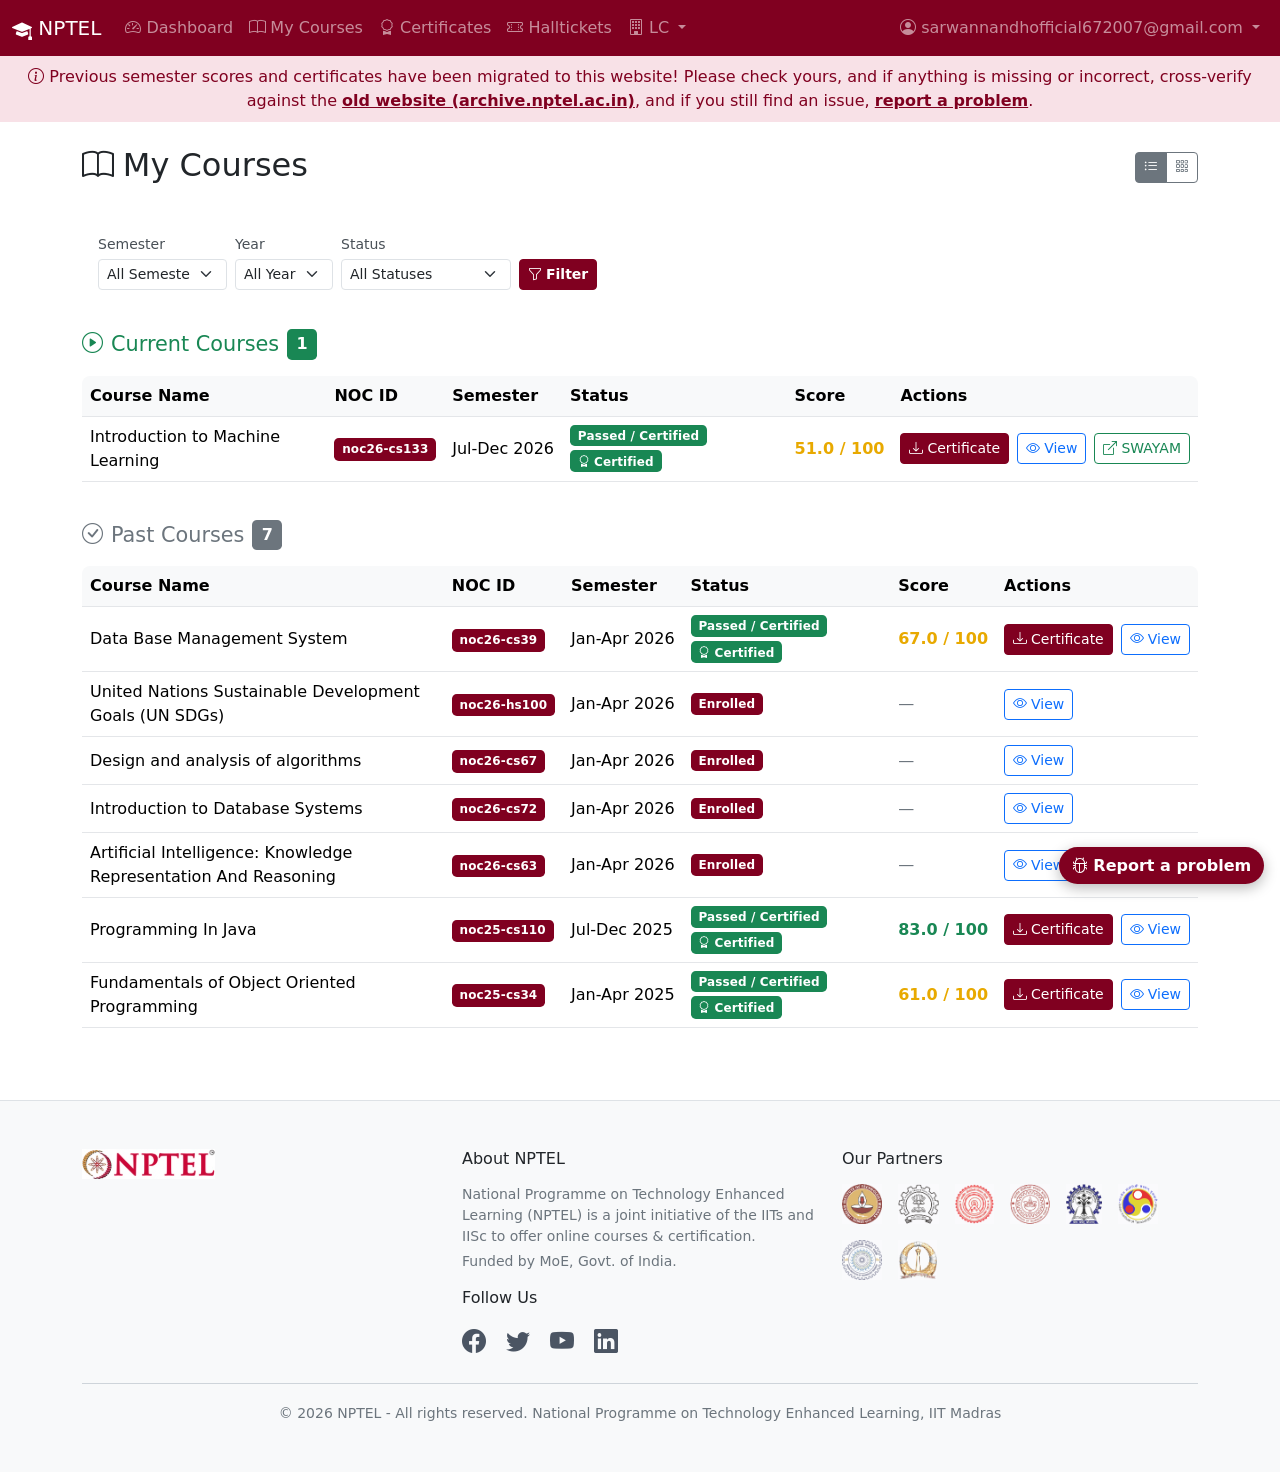
<file: index.html>
<!doctype html>
<html lang="en">
<head>
  <meta charset="utf-8">
  <meta name="viewport" content="width=device-width, initial-scale=1">
  <title>My Courses | NPTEL</title>
  <link rel="stylesheet" href="assets/vendor/bootstrap.min.css">
  <link rel="stylesheet" href="assets/vendor/bootstrap-icons.min.css">
  <link rel="stylesheet" href="assets/css/style.css">
</head>
<body class="d-flex flex-column min-vh-100">

  <script src="assets/js/layout.js" data-part="header"></script>

  <main class="flex-grow-1 pb-5">
    <div class="container pt-4">

      <!-- Title + view toggle -->
      <div class="d-flex justify-content-between align-items-center">
        <h1 class="page-title"><i class="bi bi-book"></i> My Courses</h1>
        <div class="btn-group view-toggle" role="group" aria-label="Course view">
          <button type="button" class="btn btn-sm btn-outline-secondary active" id="viewList" aria-label="List view" title="List view"><i class="bi bi-list-ul"></i></button>
          <button type="button" class="btn btn-sm btn-outline-secondary" id="viewGrid" aria-label="Grid view" title="Grid view"><i class="bi bi-grid-3x3-gap"></i></button>
        </div>
      </div>

      <!-- Filters -->
      <form class="filter-bar d-flex flex-wrap align-items-end gap-2" id="filterForm" style="margin-top:3.1rem">
        <div>
          <label for="fSemester" class="form-label d-block">Semester</label>
          <select class="form-select form-select-sm" id="fSemester" style="width:129px">
            <option value="all">All Semesters</option>
          </select>
        </div>
        <div>
          <label for="fYear" class="form-label d-block">Year</label>
          <select class="form-select form-select-sm" id="fYear" style="width:98px">
            <option value="all">All Years</option>
          </select>
        </div>
        <div>
          <label for="fStatus" class="form-label d-block">Status</label>
          <select class="form-select form-select-sm" id="fStatus" style="width:170px">
            <option value="all">All Statuses</option>
          </select>
        </div>
        <button type="submit" class="btn btn-sm btn-nptel fw-semibold"><i class="bi bi-funnel me-1"></i>Filter</button>
      </form>

      <!-- Current courses -->
      <section style="margin-top:2.45rem">
        <h2 class="section-title section-current mb-3">
          <i class="bi bi-play-circle"></i> Current Courses
          <span class="badge bg-success count" id="currentCount">0</span>
        </h2>
        <div id="currentList"></div>
      </section>

      <!-- Past courses -->
      <section style="margin-top:2.4rem">
        <h2 class="section-title section-past mb-3">
          <i class="bi bi-check-circle"></i> Past Courses
          <span class="badge bg-secondary count" id="pastCount">0</span>
        </h2>
        <div id="pastList"></div>
      </section>

    </div>
  </main>

  <script src="assets/js/layout.js" data-part="footer"></script>
  <script src="assets/js/layout.js" data-part="report"></script>

  <script src="assets/vendor/bootstrap.bundle.min.js"></script>
  <script src="assets/js/data.js"></script>
  <script src="assets/js/courses.js"></script>
</body>
</html>
</file>
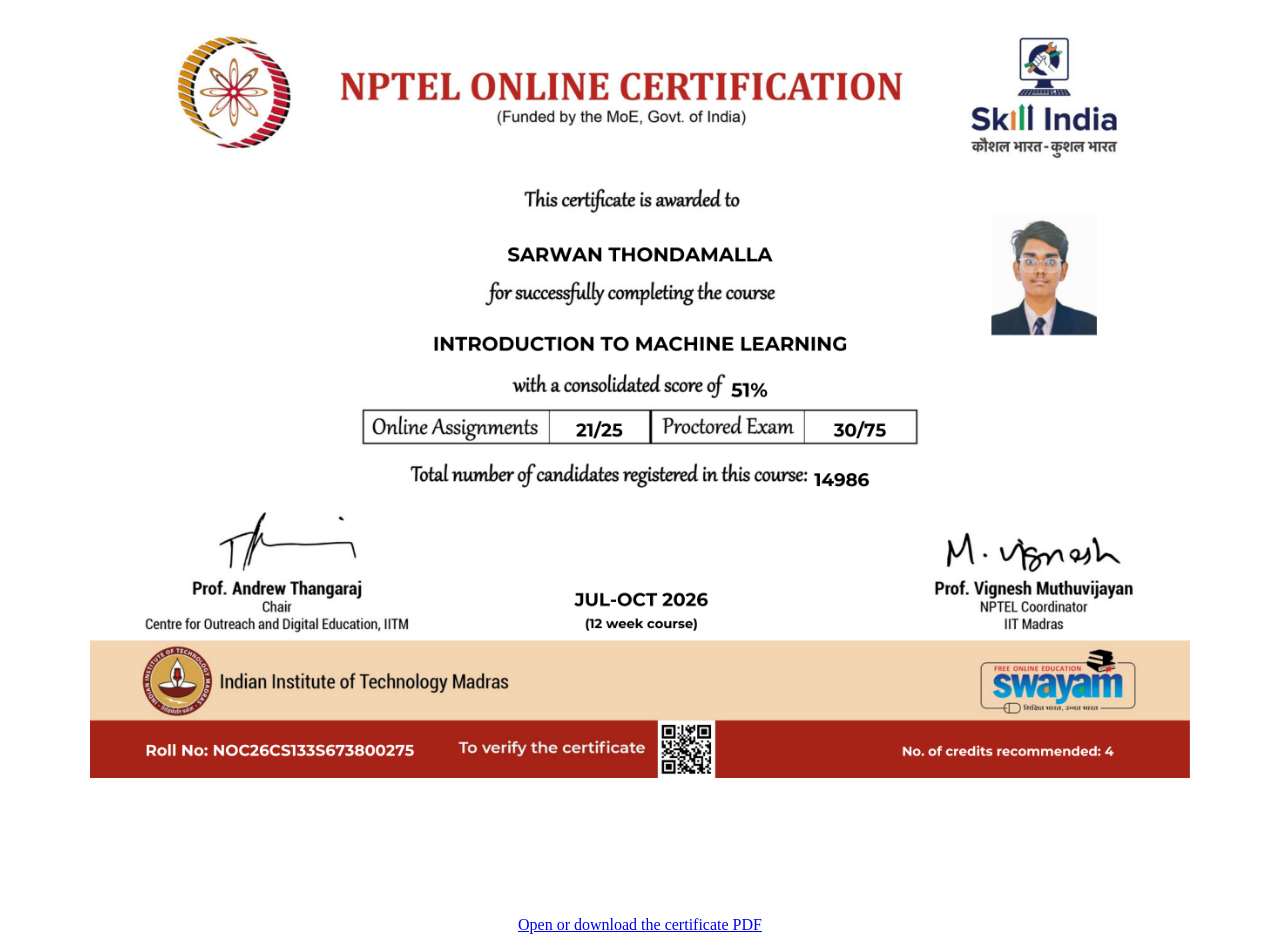
<file: verify/NOC-ARF7-36RY-DHWFZ/index.html>
<!doctype html>
<html lang="en">
<head>
  <meta charset="utf-8">
  <meta name="viewport" content="width=device-width, initial-scale=1">
  <meta name="robots" content="noindex">
  <title>NOC-ARF7-36RY-DHWFZ</title>
  <style>
    html, body { margin: 0; background: #fff; }
    main { max-width: 1100px; margin: 0 auto; }
    object { display: block; width: 100%; height: 100vh; min-height: 700px; }
    img { display: block; width: 100%; height: auto; }
    p { margin: 1rem; text-align: center; }
  </style>
</head>
<body>
  <!--
    The document is shown as images: credential-1.png, credential-2.png, ... (one per PDF page).
    To change it, replace credential.pdf and re-run from the project root:
      python tools/render-verify-pdf.py verify/NOC-ARF7-36RY-DHWFZ
  -->
  <main>
    <object data="/verify/NOC-ARF7-36RY-DHWFZ/credential.pdf" type="application/pdf" aria-label="Certificate document">
      <img src="/verify/NOC-ARF7-36RY-DHWFZ/credential-1.png" alt="Certificate document">
    </object>
    <p><a href="/verify/NOC-ARF7-36RY-DHWFZ/credential.pdf">Open or download the certificate PDF</a></p>
  </main>
</body>
</html>
</file>
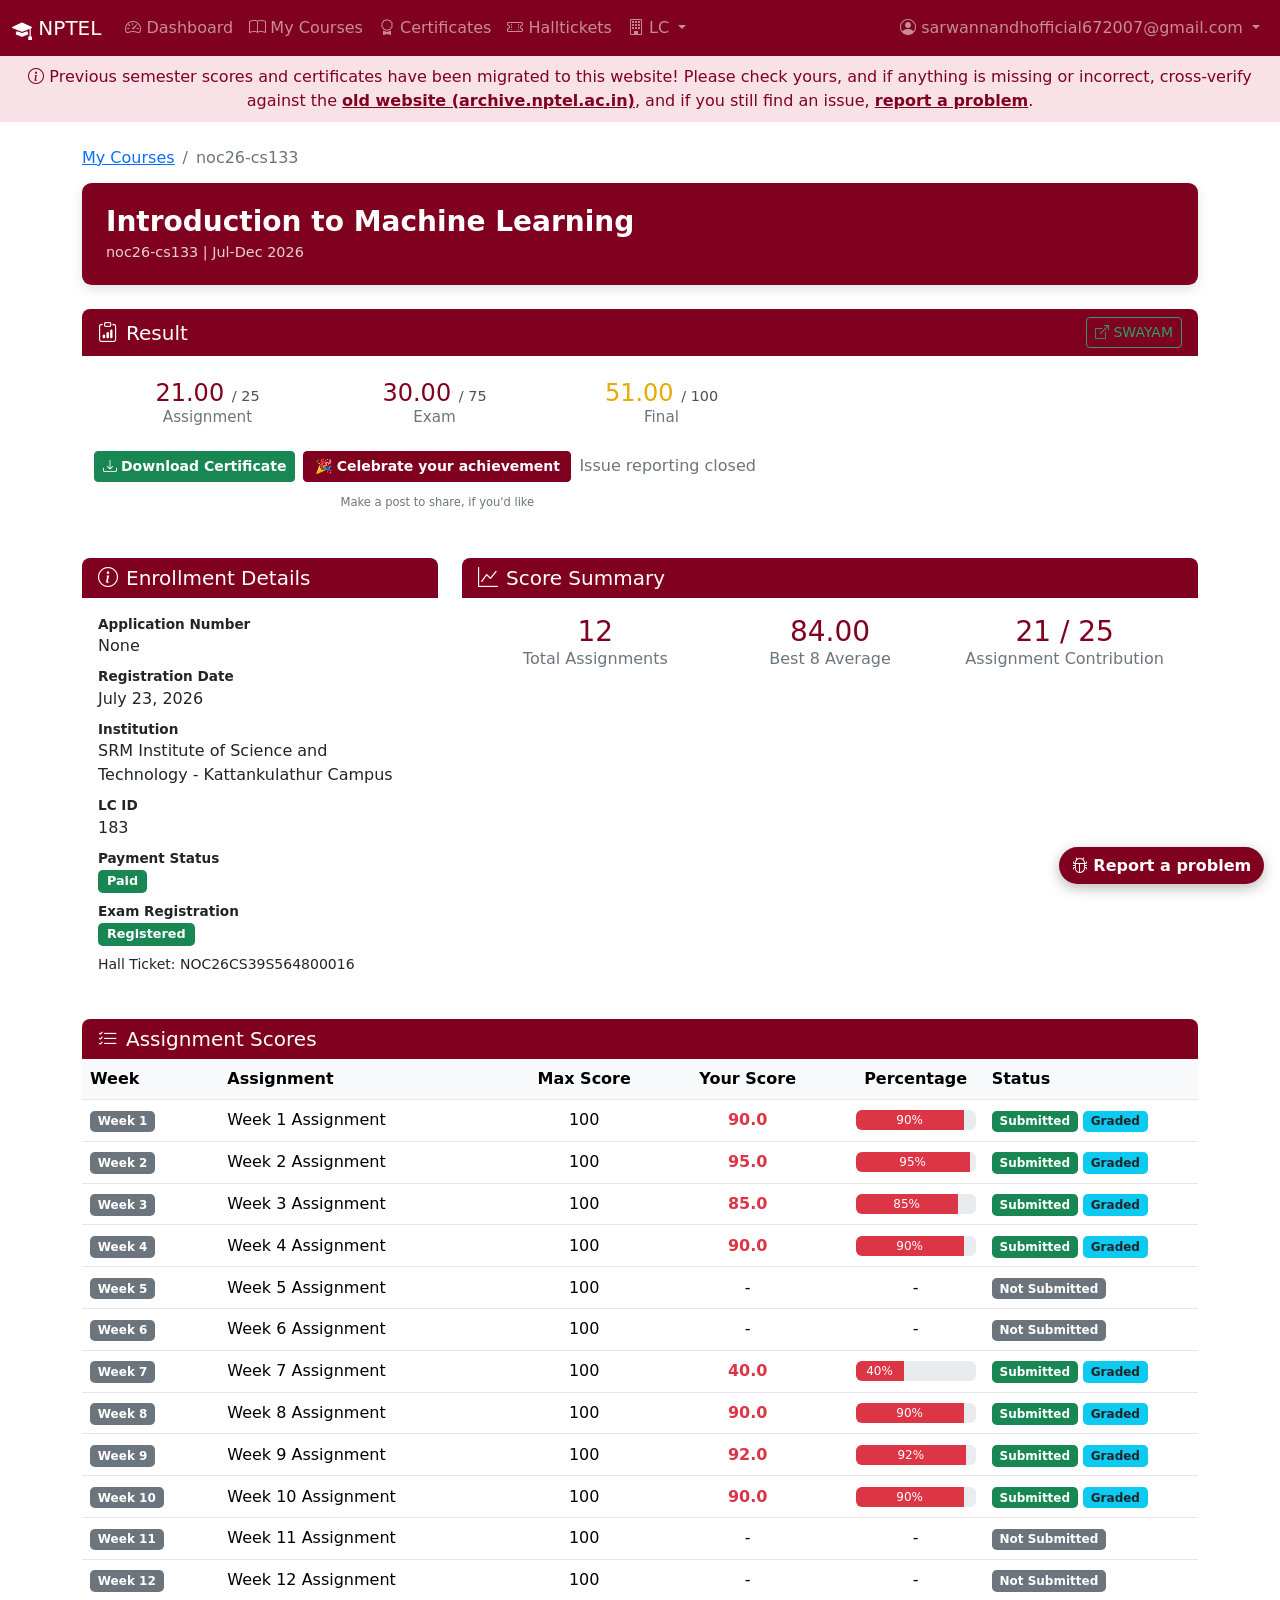
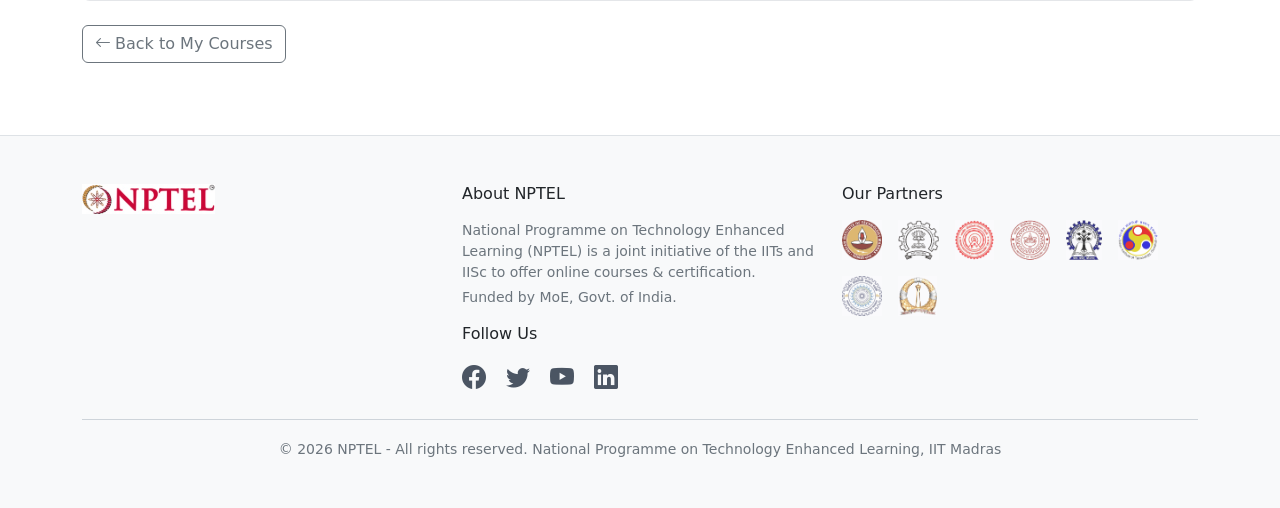
<file: course.html>
<!doctype html>
<html lang="en">
<head>
  <meta charset="utf-8">
  <meta name="viewport" content="width=device-width, initial-scale=1">
  <title>Course | NPTEL</title>
  <link rel="stylesheet" href="assets/vendor/bootstrap.min.css">
  <link rel="stylesheet" href="assets/vendor/bootstrap-icons.min.css">
  <link rel="stylesheet" href="assets/css/style.css">
</head>
<body class="d-flex flex-column min-vh-100">

  <script src="assets/js/layout.js" data-part="header"></script>

  <main class="flex-grow-1 pb-5">
    <div class="container pt-4" id="course-root"></div>
  </main>

  <!-- "Congratulations" modal -->
  <div class="modal fade" id="celebrateModal" tabindex="-1" aria-labelledby="celebrateTitle" aria-hidden="true">
    <div class="modal-dialog modal-dialog-centered celebrate-dialog">
      <div class="modal-content celebrate-content">
        <div class="celebrate-hero">
          <button type="button" class="btn-close" data-bs-dismiss="modal" aria-label="Close"></button>
          <div class="celebrate-emblem" aria-hidden="true">🎉</div>
        </div>
        <div class="celebrate-body">
          <h3 id="celebrateTitle">Congratulations on completing the course!</h3>
          <p class="sub">Create a post to celebrate with friends and family.</p>
          <ul class="celebrate-points">
            <li><i class="bi bi-person-check"></i>Your name and course are filled in for you</li>
            <li><i class="bi bi-lock"></i>Nothing is posted until <strong>you</strong> choose to share it. Your result stays private.</li>
            <li><i class="bi bi-arrow-left-circle"></i>Opens <strong>Imprzd</strong>, a free post maker. Press Back to return here.</li>
          </ul>
          <div class="celebrate-actions">
            <button type="button" class="btn btn-ghost" data-bs-dismiss="modal">Not now</button>
            <button type="button" class="btn btn-celebrate" id="createPost"><span aria-hidden="true">✨</span> Create my post</button>
          </div>
        </div>
      </div>
    </div>
  </div>

  <script src="assets/js/layout.js" data-part="footer"></script>
  <script src="assets/js/layout.js" data-part="report"></script>

  <script src="assets/vendor/bootstrap.bundle.min.js"></script>
  <script src="assets/js/data.js"></script>
  <script src="assets/js/course.js"></script>
</body>
</html>
</file>
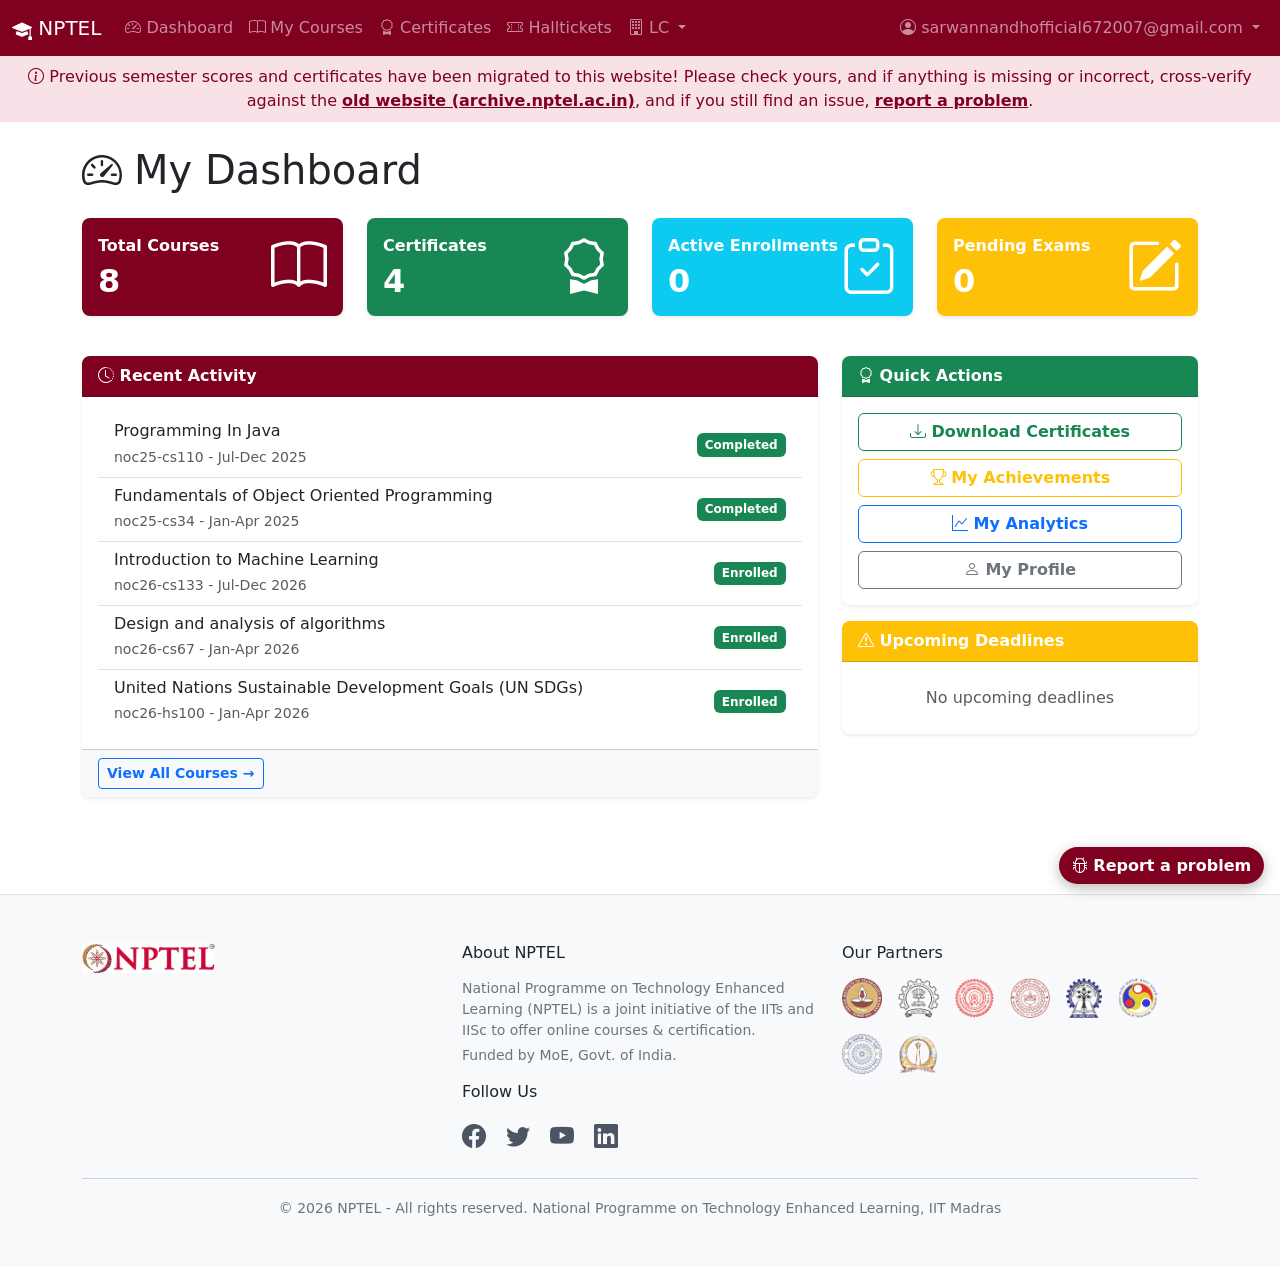
<file: dashboard.html>
<!doctype html>
<html lang="en">
<head>
  <meta charset="utf-8">
  <meta name="viewport" content="width=device-width, initial-scale=1">
  <title>My Dashboard | NPTEL</title>
  <link rel="stylesheet" href="assets/vendor/bootstrap.min.css">
  <link rel="stylesheet" href="assets/vendor/bootstrap-icons.min.css">
  <link rel="stylesheet" href="assets/css/style.css">
</head>
<body class="d-flex flex-column min-vh-100">

  <script src="assets/js/layout.js" data-part="header"></script>

  <main class="flex-grow-1 dash-main">
    <div class="container pt-4">

      <h1 class="page-title page-title-lg mb-4"><i class="bi bi-speedometer2"></i> My Dashboard</h1>

      <!-- Summary tiles -->
      <div class="row g-4 stat-row">
        <div class="col-sm-6 col-lg-3">
          <div class="card border-0 shadow-sm stat-card stat-courses">
            <div class="card-body">
              <div>
                <div class="stat-label">Total Courses</div>
                <div class="stat-value" id="statTotal">0</div>
              </div>
              <i class="bi bi-book stat-icon" aria-hidden="true"></i>
            </div>
          </div>
        </div>
        <div class="col-sm-6 col-lg-3">
          <div class="card border-0 shadow-sm stat-card stat-certs">
            <div class="card-body">
              <div>
                <div class="stat-label">Certificates</div>
                <div class="stat-value" id="statCerts">0</div>
              </div>
              <i class="bi bi-award stat-icon" aria-hidden="true"></i>
            </div>
          </div>
        </div>
        <div class="col-sm-6 col-lg-3">
          <div class="card border-0 shadow-sm stat-card stat-active">
            <div class="card-body">
              <div>
                <div class="stat-label">Active Enrollments</div>
                <div class="stat-value" id="statActive">0</div>
              </div>
              <i class="bi bi-clipboard-check stat-icon" aria-hidden="true"></i>
            </div>
          </div>
        </div>
        <div class="col-sm-6 col-lg-3">
          <div class="card border-0 shadow-sm stat-card stat-pending">
            <div class="card-body">
              <div>
                <div class="stat-label">Pending Exams</div>
                <div class="stat-value" id="statPending">0</div>
              </div>
              <i class="bi bi-pencil-square stat-icon" aria-hidden="true"></i>
            </div>
          </div>
        </div>
      </div>

      <div class="row g-4">
        <!-- Recent activity -->
        <div class="col-lg-8">
          <div class="card border-0 shadow-sm dash-card">
            <div class="card-header dash-head dash-head-nptel"><i class="bi bi-clock-history"></i> Recent Activity</div>
            <div class="card-body p-3">
              <div class="list-group list-group-flush" id="recentList"></div>
            </div>
            <div class="card-footer bg-light">
              <a class="btn btn-sm btn-outline-primary" href="index.html">View All Courses &rarr;</a>
            </div>
          </div>
        </div>

        <!-- Side column -->
        <div class="col-lg-4">
          <div class="card border-0 shadow-sm dash-card mb-3">
            <div class="card-header dash-head dash-head-success"><i class="bi bi-award"></i> Quick Actions</div>
            <div class="card-body p-3">
              <div class="d-grid gap-2">
                <a class="btn btn-outline-success" href="verify/NOC-ARF7-36RY-DHWFZ/credential.pdf" download><i class="bi bi-download"></i> Download Certificates</a>
                <a class="btn btn-outline-warning" href="#"><i class="bi bi-trophy"></i> My Achievements</a>
                <a class="btn btn-outline-primary" href="#"><i class="bi bi-graph-up"></i> My Analytics</a>
                <a class="btn btn-outline-secondary" href="#"><i class="bi bi-person"></i> My Profile</a>
              </div>
            </div>
          </div>

          <div class="card border-0 shadow-sm dash-card">
            <div class="card-header dash-head dash-head-warning"><i class="bi bi-exclamation-triangle"></i> Upcoming Deadlines</div>
            <div class="card-body p-4 text-center text-muted" id="deadlines">No upcoming deadlines</div>
          </div>
        </div>
      </div>

    </div>
  </main>

  <script src="assets/js/layout.js" data-part="footer"></script>
  <script src="assets/js/layout.js" data-part="report"></script>

  <script src="assets/vendor/bootstrap.bundle.min.js"></script>
  <script src="assets/js/data.js"></script>
  <script src="assets/js/dashboard.js"></script>
</body>
</html>
</file>
<file: assets/css/style.css>
/* ============================================================
   NPTEL – shared styles (built on Bootstrap 5.3 + Bootstrap Icons)
   ============================================================ */

:root {
  --nptel: #800020;
  --nptel-dark: #5e0017;
  --nptel-hover: #99002a;
  --nptel-tint: #f8e1e7;
  --score-high: #198754;
  --score-mid: #e8a900;
  --score-low: #dc3545;
  --muted: #6c757d;
  --line: #e4e6e9;
}

body {
  background: #fff;
  color: #212529;
}

/* ---------- Navbar ---------- */
.nptel-navbar {
  background: var(--nptel);
  --bs-navbar-color: rgba(255, 255, 255, 0.55);
  --bs-navbar-hover-color: rgba(255, 255, 255, 0.85);
  --bs-navbar-brand-color: #fff;
  --bs-navbar-brand-hover-color: #fff;
  --bs-navbar-active-color: #fff;
}
.nptel-navbar .navbar-brand i {
  font-size: 1.25rem;
  line-height: 1;
  vertical-align: -0.12em;
}

/* ---------- Migration banner ---------- */
.migration-banner {
  background: var(--nptel-tint);
  color: var(--nptel);
  font-size: 1rem;
  line-height: 1.5;
  padding: 0.5625rem 1rem;
  text-align: center;
}
.migration-banner a {
  color: var(--nptel);
  font-weight: 600;
  text-decoration: underline;
}
.migration-banner a:hover {
  color: var(--nptel-dark);
}

/* ---------- Buttons ---------- */
.btn-nptel {
  --bs-btn-color: #fff;
  --bs-btn-bg: var(--nptel);
  --bs-btn-border-color: var(--nptel);
  --bs-btn-hover-color: #fff;
  --bs-btn-hover-bg: var(--nptel-dark);
  --bs-btn-hover-border-color: var(--nptel-dark);
  --bs-btn-focus-shadow-rgb: 128, 0, 32;
  --bs-btn-active-color: #fff;
  --bs-btn-active-bg: var(--nptel-dark);
  --bs-btn-active-border-color: var(--nptel-dark);
  --bs-btn-disabled-color: #fff;
  --bs-btn-disabled-bg: var(--nptel);
  --bs-btn-disabled-border-color: var(--nptel);
}

/* ---------- Badges ---------- */
.badge-nptel {
  background: var(--nptel);
  color: #fff;
}
.status-badge,
.noc-badge,
.badge-nptel {
  font-size: 0.75rem;
  font-weight: 600;
  padding: 0.4em 0.65em;
  border-radius: 0.3rem;
  letter-spacing: 0.01em;
}
.noc-badge {
  display: inline-block;
  background: var(--nptel);
  color: #fff;
  line-height: 1.1;
  white-space: nowrap;
}

/* ---------- Page title / filters ---------- */
.page-title {
  font-size: 2rem;
  font-weight: 500;
  margin: 0;
  display: flex;
  align-items: center;
  gap: 0.55rem;
}
.page-title i {
  font-size: 2rem;
  line-height: 1;
}

.view-toggle {
  margin-top: 4px;
}

.filter-bar {
  padding-left: 1rem;
}
.filter-bar label {
  font-size: 0.875rem;
  color: #495057;
  margin-bottom: 0.25rem;
}

/* ---------- Course sections ---------- */
.section-title {
  display: flex;
  align-items: center;
  gap: 0.5rem;
  font-size: 1.3rem;
  font-weight: 500;
  margin: 0;
}
.section-title .count {
  font-size: 1rem;
  font-weight: 600;
  min-width: 30px;
  padding: 0.45rem 0.55rem;
  line-height: 1;
  border-radius: 0.3rem;
}
.section-current { color: #198754; }
.section-past { color: #6c757d; }

.course-table-wrap {
  border-radius: 0.5rem 0.5rem 0 0;
  overflow: hidden;
}
.course-table {
  --bs-table-bg: transparent;
  margin-bottom: 0;
  font-size: 1rem;
}
.course-table thead th {
  background: #f8f9fa;
  font-weight: 600;
  padding: 0.5rem;
  border-bottom: 1px solid var(--line);
  white-space: nowrap;
}
.course-table tbody td {
  padding: 0.5rem;
  border-bottom: 1px solid var(--line);
  vertical-align: middle;
}
.course-table tbody tr:last-child td {
  border-bottom: 1px solid var(--line);
}
.course-table tbody tr:hover > * {
  background: #fcfafa;
}
.course-table .badges {
  display: flex;
  gap: 0.25rem;
  flex-wrap: wrap;
}
.course-table .actions {
  display: flex;
  gap: 0.5rem;
  flex-wrap: nowrap;
}
.course-table .btn {
  white-space: nowrap;
}
.score {
  font-weight: 600;
  white-space: nowrap;
}
.score.high { color: var(--score-high); }
.score.mid { color: var(--score-mid); }
.score.low { color: var(--score-low); }
.score.none { color: var(--muted); font-weight: 400; }

.empty-row td {
  text-align: center;
  color: var(--muted);
  padding: 1.25rem 0.5rem !important;
}

.course-card {
  border-color: var(--line);
  border-radius: 0.6rem;
}
.course-card .card-footer {
  border-top-color: var(--line);
  display: flex;
  gap: 0.5rem;
  flex-wrap: wrap;
}

/* ---------- Course detail ---------- */
.breadcrumb {
  --bs-breadcrumb-divider-color: #6c757d;
  --bs-breadcrumb-item-active-color: #6c757d;
  margin-bottom: 0.8rem;
}
.course-hero {
  background: var(--nptel);
  color: #fff;
  border-radius: 0.6rem;
  padding: 1.4rem 1.5rem 1.35rem;
  box-shadow: 0 0.25rem 0.75rem rgba(0, 0, 0, 0.12);
}
.course-hero h1 {
  font-size: 1.75rem;
  font-weight: 600;
  margin: 0 0 0.2rem;
  line-height: 1.2;
}
.course-hero p {
  margin: 0;
  font-size: 0.9rem;
  color: rgba(255, 255, 255, 0.82);
}

.panel {
  border-radius: 0.5rem;
  overflow: hidden;
}
.panel-bar {
  background: var(--nptel);
  color: #fff;
  padding: 0.5rem 1rem;
  display: flex;
  align-items: center;
  justify-content: space-between;
  gap: 0.75rem;
}
.panel-bar h2 {
  font-size: 1.25rem;
  font-weight: 500;
  margin: 0;
  display: flex;
  align-items: center;
  gap: 0.5rem;
  line-height: 1.2;
  min-height: 24px;
}
.panel-bar .btn-outline-success {
  --bs-btn-color: #2f9d68;
  --bs-btn-border-color: #2f9d68;
  --bs-btn-hover-bg: #198754;
  --bs-btn-hover-border-color: #198754;
  --bs-btn-hover-color: #fff;
  font-size: 0.875rem;
}

.result-body {
  display: flex;
  flex-wrap: wrap;
  align-items: flex-start;
  gap: 1rem;
  padding: 22px 12px 24px;
}
.result-stats {
  display: flex;
  flex-wrap: wrap;
}
.result-stat {
  width: 227px;
  text-align: center;
  line-height: 1.25;
}
.result-stat .num {
  font-size: 1.5rem;
  font-weight: 500;
  color: var(--nptel);
}
.result-stat .num small {
  font-size: 0.9rem;
  color: #495057;
  font-weight: 400;
}
.result-stat .num.mid { color: var(--score-mid); }
.result-stat .num.high { color: var(--score-high); }
.result-stat .lbl {
  color: #6c757d;
  font-size: 0.95rem;
}
.result-actions {
  display: flex;
  flex-wrap: wrap;
  align-items: flex-start;
  gap: 0.5rem;
  margin-top: 8px;
}
.celebrate-wrap {
  display: inline-flex;
  flex-direction: column;
  align-items: center;
  gap: 0.8rem;
}
.celebrate-wrap .btn {
  padding-left: 0.65rem;
  padding-right: 0.65rem;
}
.celebrate-wrap small {
  font-size: 0.72rem;
  line-height: 1.3;
  color: #6c757d;
}
.result-actions .btn { font-size: 0.875rem; font-weight: 600; }
.result-note {
  color: #6c757d;
  font-size: 1rem;
  align-self: flex-start;
  padding-top: 0.2rem;
}

.detail-card {
  background: #fff;
}
.detail-card .panel-bar {
  padding: 0.5rem 1rem;
}
.detail-body {
  padding: 1rem 1rem 1.25rem;
}
.kv { margin-bottom: 0.5rem; }
.kv .k {
  display: block;
  font-size: 0.85rem;
  font-weight: 600;
  line-height: 1.5;
  color: #212529;
}
.kv .v {
  display: block;
  line-height: 1.5;
}
.kv .badge {
  font-size: 0.8rem;
  font-weight: 600;
  padding: 0.4em 0.7em;
  border-radius: 0.3rem;
}

.summary-body {
  display: flex;
  padding: 1.15rem 1rem;
}
.summary-stat {
  flex: 1;
  text-align: center;
  line-height: 1.3;
}
.summary-stat .big {
  font-size: 1.75rem;
  font-weight: 500;
  color: var(--nptel);
  line-height: 1.15;
}
.summary-stat .lbl {
  color: #6c757d;
}

.assign-table {
  margin: 0;
  font-size: 1rem;
  --bs-table-bg: transparent;
  table-layout: fixed;
  min-width: 720px;
}
.assign-table th {
  background: #f8f9fa;
  font-weight: 600;
  padding: 0.5rem;
  border-bottom: 1px solid var(--line);
}
.assign-table td {
  padding: 0.525rem 0.5rem;
  border-bottom: 1px solid var(--line);
  vertical-align: middle;
}
.assign-table .c { text-align: center; }
.assign-table .badge {
  font-size: 0.75rem;
  font-weight: 600;
  padding: 0.4em 0.65em;
  border-radius: 0.3rem;
}
.assignment-score {
  color: #dc3545;
  font-weight: 700;
}
.assignment-status {
  white-space: nowrap;
}
.assignment-progress {
  min-width: 90px;
  height: 1.25rem;
  background-color: #e9ecef;
  border-radius: 0.375rem;
}
.assignment-progress .progress-bar {
  font-size: 0.75rem;
  line-height: 1.25rem;
}

/* ---------- Celebrate modal ---------- */
.celebrate-dialog { max-width: 500px; }
.celebrate-content {
  border: 0;
  border-radius: 16px;
  overflow: hidden;
  box-shadow: 0 24px 64px rgba(0, 0, 0, 0.3);
}
.celebrate-hero {
  position: relative;
  height: 92px;
  background: linear-gradient(100deg, #7f0020 0%, #c2185b 55%, #f0621f 100%);
}
.celebrate-hero .btn-close {
  position: absolute;
  top: 14px;
  right: 14px;
  filter: invert(1) grayscale(100%) brightness(200%);
  opacity: 0.95;
  box-shadow: none;
}
.celebrate-emblem {
  position: absolute;
  left: 50%;
  bottom: -41px;
  transform: translateX(-50%);
  width: 82px;
  height: 82px;
  border-radius: 50%;
  background: #fff;
  display: grid;
  place-items: center;
  font-size: 2.5rem;
  line-height: 1;
  box-shadow: 0 6px 20px rgba(0, 0, 0, 0.18);
}
.celebrate-body {
  padding: 58px 40px 28px;
  text-align: center;
}
.celebrate-body h3 {
  font-size: 1.2rem;
  font-weight: 700;
  margin: 0 0 0.55rem;
}
.celebrate-body .sub {
  color: #6c757d;
  margin: 0;
  font-size: 0.95rem;
}
.celebrate-points {
  list-style: none;
  margin: 1.1rem 30px 3rem;
  padding: 0;
  text-align: left;
  font-size: 0.875rem;
  line-height: 1.5;
  color: #343a40;
}
.celebrate-points li { margin-bottom: 0.3rem; }
.celebrate-points i {
  color: #6c757d;
  margin-right: 0.35rem;
  font-size: 0.9rem;
  vertical-align: -0.08em;
}
.celebrate-points li:first-child i { color: var(--nptel); }
.celebrate-actions {
  display: flex;
  justify-content: center;
  gap: 7px;
}
.celebrate-actions .btn {
  border-radius: 8px;
  padding: 0.55rem 1.5rem;
  font-weight: 500;
  border: 0;
}
.celebrate-actions .btn-ghost { padding-left: 1.6rem; padding-right: 1.6rem; }
.celebrate-actions .btn-celebrate { padding-left: 1.8rem; padding-right: 1.8rem; }
.btn-ghost {
  background: #f1f1f3;
  color: #212529;
}
.btn-ghost:hover { background: #e6e6ea; color: #212529; }
.btn-celebrate {
  background: var(--nptel);
  color: #fff;
  font-weight: 600 !important;
}
.btn-celebrate:hover { background: var(--nptel-dark); color: #fff; }

/* ---------- Dashboard ---------- */
.dash-main { padding-bottom: 4.55rem; }
.page-title-lg { gap: 0.75rem; }
.page-title-lg,
.page-title-lg i { font-size: 2.5rem; }

.stat-row { margin-bottom: 40px; }
.stat-card {
  color: #fff;
  border-radius: 0.5rem;
}
.stat-card .card-body {
  display: flex;
  align-items: center;
  justify-content: space-between;
  padding: 1rem;
}
.stat-label {
  font-weight: 600;
  line-height: 1.5;
  margin-bottom: 0.25rem;
}
.stat-value {
  font-size: 2rem;
  font-weight: 600;
  line-height: 1.2;
}
.stat-icon {
  font-size: 3.5rem;
  line-height: 1;
}
.stat-courses { background: var(--nptel); }
.stat-certs { background: #198754; }
.stat-active { background: #0dcaf0; }
.stat-pending { background: #ffc107; }

.dash-card {
  border-radius: 0.5rem;
  overflow: hidden;
}
.dash-head {
  color: #fff;
  font-weight: 600;
  padding: 0.5rem 1rem;
}
.dash-head-nptel { background: var(--nptel); }
.dash-head-success { background: #198754; }
.dash-head-warning { background: #ffc107; }
.dash-card .btn { font-weight: 600; }

.activity-badge {
  font-size: 0.75rem;
  font-weight: 700;
  padding: 0.35rem 0.52rem;
  border-radius: 0.375rem;
}

/* ---------- Footer ---------- */
.site-footer {
  margin-top: 1.5rem;
  background: #f8f9fa;
  border-top: 1px solid #dee2e6;
  padding: 48px 0 48px;
}
.site-footer h6 {
  font-size: 1rem;
  font-weight: 500;
  margin-bottom: 1rem;
  color: #212529;
}
.site-footer p {
  font-size: 0.875rem;
  line-height: 1.5;
  color: #6c757d;
  margin-bottom: 0.25rem;
}
.site-footer .follow {
  display: flex;
  margin-top: 1.4rem;
  gap: 20px;
  font-size: 1.5rem;
  line-height: 1;
}
.site-footer .follow a { color: #4b5563; }
.site-footer .follow a:hover { color: var(--nptel); }
.site-footer .partners {
  display: flex;
  flex-wrap: wrap;
  gap: 16px;
}
.site-footer .partners img {
  height: 40px;
  width: auto;
  display: block;
}
.site-footer .nptel-logo {
  display: block;
  max-width: 100%;
  height: auto;
}
.site-footer hr {
  margin: 1.8rem 0 1.2rem;
  color: #ced4da;
  opacity: 1;
}
.site-footer .copy {
  text-align: center;
  font-size: 0.875rem;
  color: #6c757d;
  margin: 0;
}

/* ---------- Floating report button ---------- */
.report-fab {
  position: fixed;
  right: 16px;
  bottom: 16px;
  z-index: 1030;
  background: var(--nptel);
  color: #fff;
  font-weight: 600;
  font-size: 1rem;
  padding: 0.4rem 0.8rem;
  border-radius: 999px;
  box-shadow: 0 4px 14px rgba(0, 0, 0, 0.28);
  text-decoration: none;
  display: inline-flex;
  align-items: center;
  gap: 0.35rem;
}
.report-fab:hover { background: var(--nptel-dark); color: #fff; }

@media (max-width: 575.98px) {
  .page-title, .page-title i { font-size: 1.6rem; }
  .course-hero h1 { font-size: 1.4rem; }
  .result-stat { width: 33.33%; min-width: 100px; }
  .celebrate-body { padding-left: 20px; padding-right: 20px; }
  .celebrate-points { margin-left: 0; margin-right: 0; }
}
</file>
